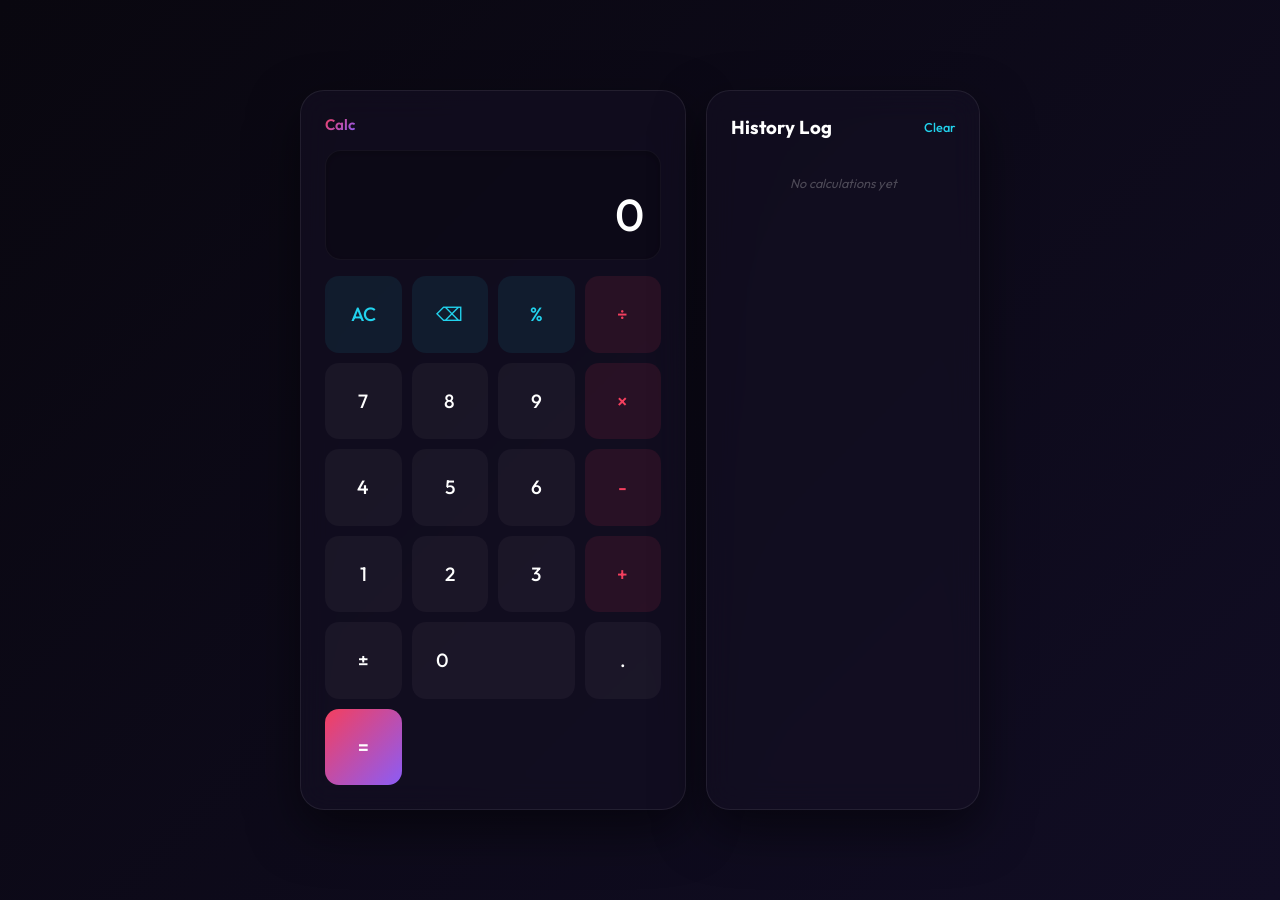
<file: calculator/index.html>
<!DOCTYPE html>
<html lang="en">

<head>
    <meta charset="UTF-8">
    <meta name="viewport" content="width=device-width, initial-scale=1.0">
    <meta name="description"
        content="Calc Web - A beautiful, modern, glassmorphic calculator with a separate history panel and keyboard support.">
    <title>Calc Web</title>
    <!-- Google Fonts -->
    <link rel="preconnect" href="https://fonts.googleapis.com">
    <link rel="preconnect" href="https://fonts.gstatic.com" crossorigin>
    <link href="https://fonts.googleapis.com/css2?family=Outfit:wght@300;400;500;600;700&display=swap" rel="stylesheet">
    <link rel="stylesheet" href="styles.css">
</head>

<body class="dark-theme">
    <div class="orb orb-1"></div>
    <div class="orb orb-2"></div>
    <div class="orb orb-3"></div>

    <main class="app-container">
        <div class="calculator-card" id="calculator">
            <header class="calc-header">
                <div class="brand">
                    <span>Calc</span>
                </div>
            </header>

            <section class="display-container" aria-label="Calculator display">
                <div class="expr-line-wrapper">
                    <span id="display-expr" class="expr-text"></span>
                </div>
                <div class="input-line-wrapper">
                    <span id="display-input" class="input-text">0</span>
                </div>
            </section>

            <section class="keypad-container" aria-label="Calculator keys">
                <button class="calc-key control-key" data-key="Escape" data-action="clear"
                    title="All Clear (ESC)">AC</button>
                <button class="calc-key control-key" data-key="Backspace" data-action="delete"
                    title="Backspace">⌫</button>
                <button class="calc-key control-key" data-key="%" data-action="operator" title="Percentage">%</button>
                <button class="calc-key operator-key" data-key="/" data-action="operator"
                    title="Divide (/)">&divide;</button>

                <button class="calc-key num-key" data-key="7" data-action="digit">7</button>
                <button class="calc-key num-key" data-key="8" data-action="digit">8</button>
                <button class="calc-key num-key" data-key="9" data-action="digit">9</button>
                <button class="calc-key operator-key" data-key="*" data-action="operator"
                    title="Multiply (*)">&times;</button>

                <button class="calc-key num-key" data-key="4" data-action="digit">4</button>
                <button class="calc-key num-key" data-key="5" data-action="digit">5</button>
                <button class="calc-key num-key" data-key="6" data-action="digit">6</button>
                <button class="calc-key operator-key" data-key="-" data-action="operator"
                    title="Subtract (-)">-</button>

                <button class="calc-key num-key" data-key="1" data-action="digit">1</button>
                <button class="calc-key num-key" data-key="2" data-action="digit">2</button>
                <button class="calc-key num-key" data-key="3" data-action="digit">3</button>
                <button class="calc-key operator-key" data-key="+" data-action="operator" title="Add (+)">+</button>

                <button class="calc-key num-key" data-key="negate" data-action="negate"
                    title="Toggle Sign">&plusmn;</button>
                <button class="calc-key num-key zero-btn" data-key="0" data-action="digit">0</button>
                <button class="calc-key num-key" data-key="." data-action="decimal">.</button>
                <button class="calc-key equals-key" data-key="Enter" data-action="equals"
                    title="Calculate (Enter)">=</button>
            </section>
        </div>

        <aside class="history-card" id="history-card-panel">
            <header class="history-header">
                <h3>History Log</h3>
                <button class="clear-history-btn" id="clear-history-btn" title="Clear All History">Clear</button>
            </header>
            <div class="history-list" id="history-list">
                <div class="history-empty">No calculations yet</div>
            </div>
        </aside>
    </main>

    <!-- External Script -->
    <script src="script.js"></script>
</body>

</html>
</file>
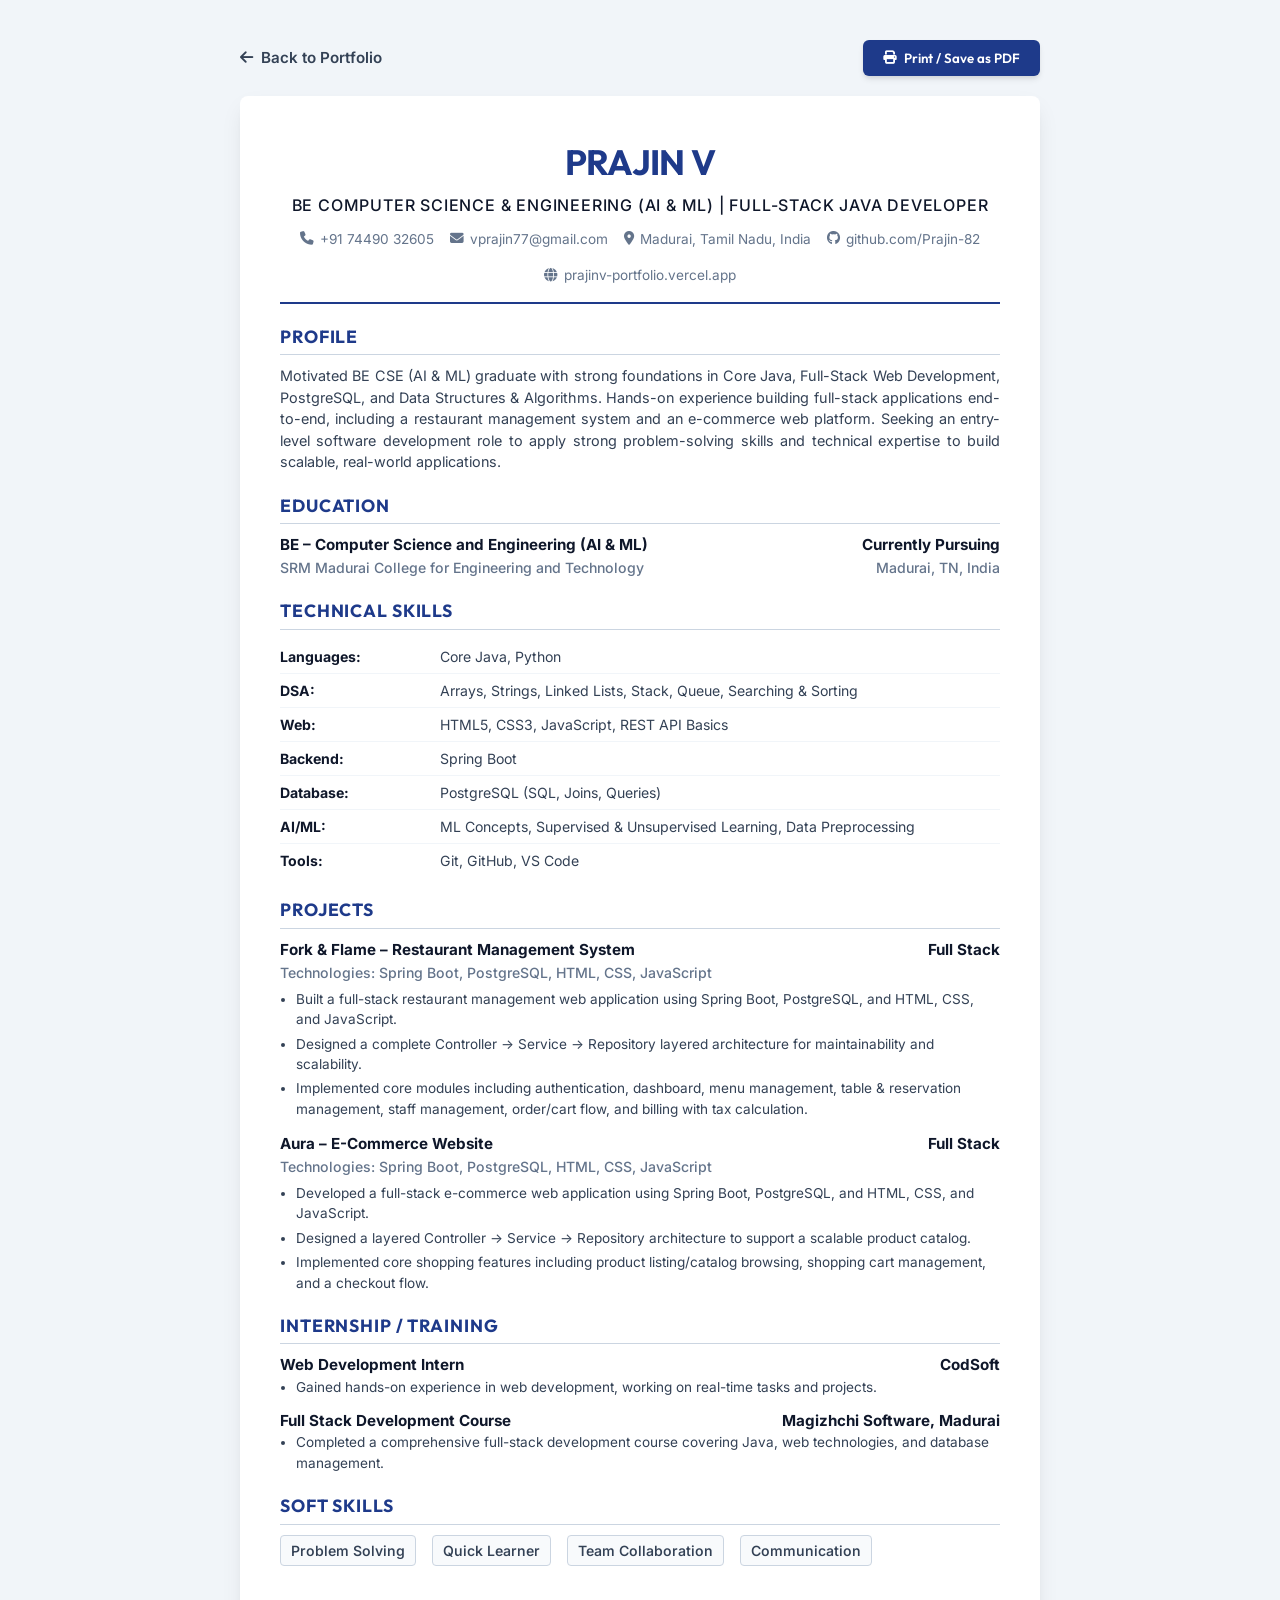
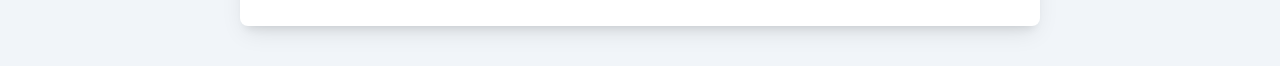
<file: Portfolio/resume.html>
<!DOCTYPE html>
<html lang="en">

<head>
    <meta charset="UTF-8">
    <meta name="viewport" content="width=device-width, initial-scale=1.0">
    <title>Prajin V - Resume</title>
    <link rel="preconnect" href="https://fonts.googleapis.com">
    <link rel="preconnect" href="https://fonts.gstatic.com" crossorigin>
    <link
        href="https://fonts.googleapis.com/css2?family=Inter:wght@300;400;500;600;700&family=Outfit:wght@500;600;700&display=swap"
        rel="stylesheet">
    <link rel="stylesheet" href="https://cdnjs.cloudflare.com/ajax/libs/font-awesome/6.4.0/css/all.min.css">
    <style>
        :root {
            --primary: #1e3a8a;
            --dark: #0f172a;
            --gray-light: #f8fafc;
            --gray-border: #cbd5e1;
            --text-dark: #334155;
            --text-muted: #64748b;
        }

        * {
            margin: 0;
            padding: 0;
            box-sizing: border-box;
        }

        body {
            font-family: 'Inter', sans-serif;
            color: var(--text-dark);
            line-height: 1.5;
            background-color: #f1f5f9;
            padding: 40px 20px;
        }

        .actions-bar {
            max-width: 800px;
            margin: 0 auto 20px;
            display: flex;
            justify-content: space-between;
            align-items: center;
        }

        .btn-back {
            text-decoration: none;
            color: var(--text-dark);
            font-weight: 600;
            display: inline-flex;
            align-items: center;
            gap: 8px;
            font-size: 0.95rem;
            transition: color 0.2s;
        }

        .btn-back:hover {
            color: var(--primary);
        }

        .btn-print {
            background-color: var(--primary);
            color: white;
            border: none;
            padding: 10px 20px;
            border-radius: 6px;
            font-weight: 600;
            font-family: 'Outfit', sans-serif;
            cursor: pointer;
            display: inline-flex;
            align-items: center;
            gap: 8px;
            box-shadow: 0 4px 6px -1px rgba(0, 0, 0, 0.1), 0 2px 4px -1px rgba(0, 0, 0, 0.06);
            transition: all 0.2s;
        }

        .btn-print:hover {
            background-color: #1d4ed8;
            transform: translateY(-1px);
        }

        .resume-container {
            width: 100%;
            max-width: 800px;
            margin: 0 auto;
            background: white;
            padding: 40px;
            box-shadow: 0 10px 25px -5px rgba(0, 0, 0, 0.1), 0 8px 10px -6px rgba(0, 0, 0, 0.1);
            border-radius: 8px;
            position: relative;
        }

        .resume-header {
            text-align: center;
            border-bottom: 2px solid var(--primary);
            padding-bottom: 16px;
            margin-bottom: 20px;
        }

        .name {
            font-family: 'Outfit', sans-serif;
            font-size: 2.2rem;
            font-weight: 700;
            color: var(--primary);
            letter-spacing: -0.02em;
            margin-bottom: 4px;
        }

        .title {
            font-size: 1rem;
            font-weight: 500;
            color: var(--dark);
            text-transform: uppercase;
            letter-spacing: 0.05em;
            margin-bottom: 12px;
        }

        .contact-info {
            display: flex;
            flex-wrap: wrap;
            justify-content: center;
            gap: 16px;
            font-size: 0.85rem;
            color: var(--text-muted);
        }

        .contact-info span {
            display: flex;
            align-items: center;
            gap: 6px;
        }

        .contact-info a {
            color: inherit;
            text-decoration: none;
        }

        .contact-info a:hover {
            color: var(--primary);
            text-decoration: underline;
        }

        .resume-section {
            margin-bottom: 20px;
        }

        .section-title {
            font-family: 'Outfit', sans-serif;
            font-size: 1.1rem;
            font-weight: 700;
            color: var(--primary);
            text-transform: uppercase;
            letter-spacing: 0.05em;
            border-bottom: 1px solid var(--gray-border);
            padding-bottom: 4px;
            margin-bottom: 10px;
        }

        .profile-desc {
            font-size: 0.9rem;
            text-align: justify;
        }

        .edu-item,
        .job-item {
            margin-bottom: 12px;
        }

        .edu-item:last-child,
        .job-item:last-child {
            margin-bottom: 0;
        }

        .item-header {
            display: flex;
            justify-content: space-between;
            font-size: 0.95rem;
            font-weight: 700;
            color: var(--dark);
        }

        .item-subheader {
            display: flex;
            justify-content: space-between;
            font-size: 0.88rem;
            color: var(--text-muted);
            font-weight: 500;
            margin-bottom: 6px;
        }

        .item-desc {
            font-size: 0.85rem;
            margin-left: 16px;
            color: var(--text-dark);
        }

        .item-desc li {
            margin-bottom: 4px;
        }

        .skills-table {
            width: 100%;
            border-collapse: collapse;
            font-size: 0.88rem;
        }

        .skills-table tr {
            border-bottom: 1px solid #f1f5f9;
        }

        .skills-table tr:last-child {
            border-bottom: none;
        }

        .skills-table td {
            padding: 6px 0;
            vertical-align: top;
        }

        .skill-category {
            font-weight: 700;
            color: var(--dark);
            width: 160px;
        }

        .skill-values {
            color: var(--text-dark);
        }

        .soft-skills-container {
            font-size: 0.88rem;
            font-weight: 550;
            display: flex;
            gap: 16px;
            flex-wrap: wrap;
        }

        .soft-skill-badge {
            background-color: var(--gray-light);
            border: 1px solid var(--gray-border);
            padding: 4px 10px;
            border-radius: 4px;
        }

        @media print {
            body {
                background-color: white;
                padding: 0;
            }

            .actions-bar {
                display: none;
            }

            .resume-container {
                box-shadow: none;
                padding: 0;
                border-radius: 0;
            }
        }
    </style>
</head>

<body>

    <div class="actions-bar">
        <a href="index.html" class="btn-back">
            <i class="fa-solid fa-arrow-left"></i> Back to Portfolio
        </a>
        <button onclick="window.print()" class="btn-print">
            <i class="fa-solid fa-print"></i> Print / Save as PDF
        </button>
    </div>

    <div class="resume-container">
        <header class="resume-header">
            <h1 class="name">PRAJIN V</h1>
            <div class="title">BE Computer Science & Engineering (AI & ML) | Full-Stack Java Developer</div>
            <div class="contact-info">
                <span><i class="fa-solid fa-phone"></i> +91 74490 32605</span>
                <span><i class="fa-solid fa-envelope"></i> <a
                        href="mailto:vprajin77@gmail.com">vprajin77@gmail.com</a></span>
                <span><i class="fa-solid fa-location-dot"></i> Madurai, Tamil Nadu, India</span>
                <span><i class="fa-brands fa-github"></i> <a href="https://github.com/Prajin-82"
                        target="_blank">github.com/Prajin-82</a></span>
                <span><i class="fa-solid fa-globe"></i> <a href="https://prajinv-portfolio.vercel.app"
                        target="_blank">prajinv-portfolio.vercel.app</a></span>
            </div>
        </header>

        <section class="resume-section">
            <h2 class="section-title">Profile</h2>
            <p class="profile-desc">
                Motivated BE CSE (AI & ML) graduate with strong foundations in Core Java, Full-Stack Web Development,
                PostgreSQL, and Data Structures & Algorithms. Hands-on experience building full-stack applications
                end-to-end, including a restaurant management system and an e-commerce web platform. Seeking an
                entry-level software development role to apply strong problem-solving skills and technical expertise to
                build scalable, real-world applications.
            </p>
        </section>

        <section class="resume-section">
            <h2 class="section-title">Education</h2>
            <div class="edu-item">
                <div class="item-header">
                    <span>BE – Computer Science and Engineering (AI & ML)</span>
                    <span>Currently Pursuing</span>
                </div>
                <div class="item-subheader">
                    <span>SRM Madurai College for Engineering and Technology</span>
                    <span>Madurai, TN, India</span>
                </div>
            </div>
        </section>

        <section class="resume-section">
            <h2 class="section-title">Technical Skills</h2>
            <table class="skills-table">
                <tr>
                    <td class="skill-category">Languages:</td>
                    <td class="skill-values">Core Java, Python</td>
                </tr>
                <tr>
                    <td class="skill-category">DSA:</td>
                    <td class="skill-values">Arrays, Strings, Linked Lists, Stack, Queue, Searching & Sorting</td>
                </tr>
                <tr>
                    <td class="skill-category">Web:</td>
                    <td class="skill-values">HTML5, CSS3, JavaScript, REST API Basics</td>
                </tr>
                <tr>
                    <td class="skill-category">Backend:</td>
                    <td class="skill-values">Spring Boot</td>
                </tr>
                <tr>
                    <td class="skill-category">Database:</td>
                    <td class="skill-values">PostgreSQL (SQL, Joins, Queries)</td>
                </tr>
                <tr>
                    <td class="skill-category">AI/ML:</td>
                    <td class="skill-values">ML Concepts, Supervised & Unsupervised Learning, Data Preprocessing</td>
                </tr>
                <tr>
                    <td class="skill-category">Tools:</td>
                    <td class="skill-values">Git, GitHub, VS Code</td>
                </tr>
            </table>
        </section>

        <section class="resume-section">
            <h2 class="section-title">Projects</h2>
            <div class="job-item">
                <div class="item-header">
                    <span>Fork & Flame – Restaurant Management System</span>
                    <span>Full Stack</span>
                </div>
                <div class="item-subheader">
                    <span>Technologies: Spring Boot, PostgreSQL, HTML, CSS, JavaScript</span>
                </div>
                <ul class="item-desc">
                    <li>Built a full-stack restaurant management web application using Spring Boot, PostgreSQL, and
                        HTML, CSS, and JavaScript.</li>
                    <li>Designed a complete Controller &rarr; Service &rarr; Repository layered architecture for
                        maintainability and scalability.</li>
                    <li>Implemented core modules including authentication, dashboard, menu management, table &
                        reservation management, staff management, order/cart flow, and billing with tax calculation.
                    </li>
                </ul>
            </div>
            <div class="job-item" style="margin-top: 14px;">
                <div class="item-header">
                    <span>Aura – E-Commerce Website</span>
                    <span>Full Stack</span>
                </div>
                <div class="item-subheader">
                    <span>Technologies: Spring Boot, PostgreSQL, HTML, CSS, JavaScript</span>
                </div>
                <ul class="item-desc">
                    <li>Developed a full-stack e-commerce web application using Spring Boot, PostgreSQL, and HTML, CSS,
                        and JavaScript.</li>
                    <li>Designed a layered Controller &rarr; Service &rarr; Repository architecture to support a
                        scalable product catalog.</li>
                    <li>Implemented core shopping features including product listing/catalog browsing, shopping cart
                        management, and a checkout flow.</li>
                </ul>
            </div>
        </section>

        <section class="resume-section">
            <h2 class="section-title">Internship / Training</h2>
            <!-- Intern 1 -->
            <div class="job-item">
                <div class="item-header">
                    <span>Web Development Intern</span>
                    <span>CodSoft</span>
                </div>
                <ul class="item-desc">
                    <li>Gained hands-on experience in web development, working on real-time tasks and projects.</li>
                </ul>
            </div>
            <div class="job-item" style="margin-top: 10px;">
                <div class="item-header">
                    <span>Full Stack Development Course</span>
                    <span>Magizhchi Software, Madurai</span>
                </div>
                <ul class="item-desc">
                    <li>Completed a comprehensive full-stack development course covering Java, web technologies, and
                        database management.</li>
                </ul>
            </div>
        </section>

        <section class="resume-section">
            <h2 class="section-title">Soft Skills</h2>
            <div class="soft-skills-container">
                <span class="soft-skill-badge">Problem Solving</span>
                <span class="soft-skill-badge">Quick Learner</span>
                <span class="soft-skill-badge">Team Collaboration</span>
                <span class="soft-skill-badge">Communication</span>
            </div>
        </section>
    </div>

</body>

</html>
</file>
<file: calculator/styles.css>
:root {
    --font-primary: 'Outfit', sans-serif;
    --bg-dark: linear-gradient(135deg, #09070f 0%, #110d24 100%);
    --card-bg: rgba(20, 16, 35, 0.6);
    --card-border: rgba(255, 255, 255, 0.08);
    --display-bg: rgba(0, 0, 0, 0.2);

    --color-num: rgba(255, 255, 255, 0.04);
    --color-operator: rgba(244, 63, 94, 0.1);
    --color-control: rgba(34, 211, 238, 0.08);
    --color-equals: linear-gradient(135deg, #f43f5e, #8b5cf6);
}

* {
    margin: 0;
    padding: 0;
    box-sizing: border-box;
    font-family: var(--font-primary);
}

body {
    background: var(--bg-dark);
    min-height: 100vh;
    display: flex;
    justify-content: center;
    align-items: center;
    color: #ffffff;
}

.app-container {
    width: 100%;
    max-width: 720px;
    padding: 20px;
    display: flex;
    gap: 20px;
    align-items: stretch;
}

.calculator-card,
.history-card {
    background: var(--card-bg);
    border: 1px solid var(--card-border);
    border-radius: 24px;
    box-shadow: 0 20px 50px rgba(0, 0, 0, 0.5);
    backdrop-filter: blur(15px);
    -webkit-backdrop-filter: blur(15px);
    padding: 24px;
    display: flex;
    flex-direction: column;
    gap: 16px;
}

.calculator-card {
    flex: 1.2;
    min-width: 300px;
}

.history-card {
    flex: 0.8;
    min-width: 240px;
}

.calc-header,
.history-header {
    display: flex;
    justify-content: space-between;
    align-items: center;
    font-weight: 600;
}

.brand {
    font-size: 0.95rem;
    background: linear-gradient(135deg, #f43f5e, #8b5cf6);
    -webkit-background-clip: text;
    -webkit-text-fill-color: transparent;
}

.clear-history-btn {
    background: transparent;
    border: none;
    color: #22d3ee;
    font-size: 0.8rem;
    font-weight: 500;
    cursor: pointer;
}

.display-container {
    background: var(--display-bg);
    border: 1px solid rgba(255, 255, 255, 0.04);
    border-radius: 16px;
    padding: 16px;
    display: flex;
    flex-direction: column;
    align-items: flex-end;
    justify-content: flex-end;
    min-height: 110px;
    box-shadow: inset 0 2px 8px rgba(0, 0, 0, 0.2);
}

.expr-text {
    font-size: 0.9rem;
    color: rgba(255, 255, 255, 0.5);
    white-space: nowrap;
}

.input-text {
    font-size: 2.8rem;
    font-weight: 500;
    white-space: nowrap;
    transition: font-size 0.15s;
}

/* Keypad Layout */
.keypad-container {
    display: grid;
    grid-template-columns: repeat(4, 1fr);
    gap: 10px;
}

.calc-key {
    border: none;
    aspect-ratio: 1 / 1;
    border-radius: 14px;
    font-size: 1.2rem;
    font-weight: 500;
    color: #ffffff;
    display: flex;
    justify-content: center;
    align-items: center;
    cursor: pointer;
    transition: background 0.15s, transform 0.08s;
}

.calc-key:active {
    transform: scale(0.92);
}

.num-key {
    background: var(--color-num);
}

.num-key:hover {
    background: rgba(255, 255, 255, 0.08);
}

.zero-btn {
    grid-column: span 2;
    aspect-ratio: auto;
    height: 100%;
    justify-content: flex-start;
    padding-left: 24px;
}

.operator-key {
    background: var(--color-operator);
    color: #f43f5e;
}

.operator-key:hover {
    background: rgba(244, 63, 94, 0.18);
}

.control-key {
    background: var(--color-control);
    color: #22d3ee;
}

.control-key:hover {
    background: rgba(34, 211, 238, 0.18);
}

.equals-key {
    background: var(--color-equals);
    font-weight: 600;
}

.equals-key:hover {
    filter: brightness(1.15);
}

.history-list {
    flex: 1;
    overflow-y: auto;
    display: flex;
    flex-direction: column;
    gap: 8px;
    max-height: 280px;
}

.history-empty {
    font-size: 0.8rem;
    color: rgba(255, 255, 255, 0.25);
    text-align: center;
    margin-top: 20px;
    font-style: italic;
}

.history-item {
    background: rgba(255, 255, 255, 0.02);
    border: 1px solid rgba(255, 255, 255, 0.03);
    border-radius: 10px;
    padding: 8px 12px;
    display: flex;
    flex-direction: column;
    align-items: flex-end;
    cursor: pointer;
    transition: background 0.15s, transform 0.1s;
}

.history-item:hover {
    background: rgba(255, 255, 255, 0.06);
}

.history-item:active {
    transform: scale(0.97);
}

.history-item-expr {
    font-size: 0.7rem;
    color: rgba(255, 255, 255, 0.4);
}

.history-item-result {
    font-size: 1rem;
    font-weight: 600;
}

@media (max-width: 640px) {
    .app-container {
        flex-direction: column;
        align-items: center;
        max-width: 360px;
    }

    .calculator-card,
    .history-card {
        width: 100%;
    }

    .history-card {
        height: 200px;
    }
}
</file>
